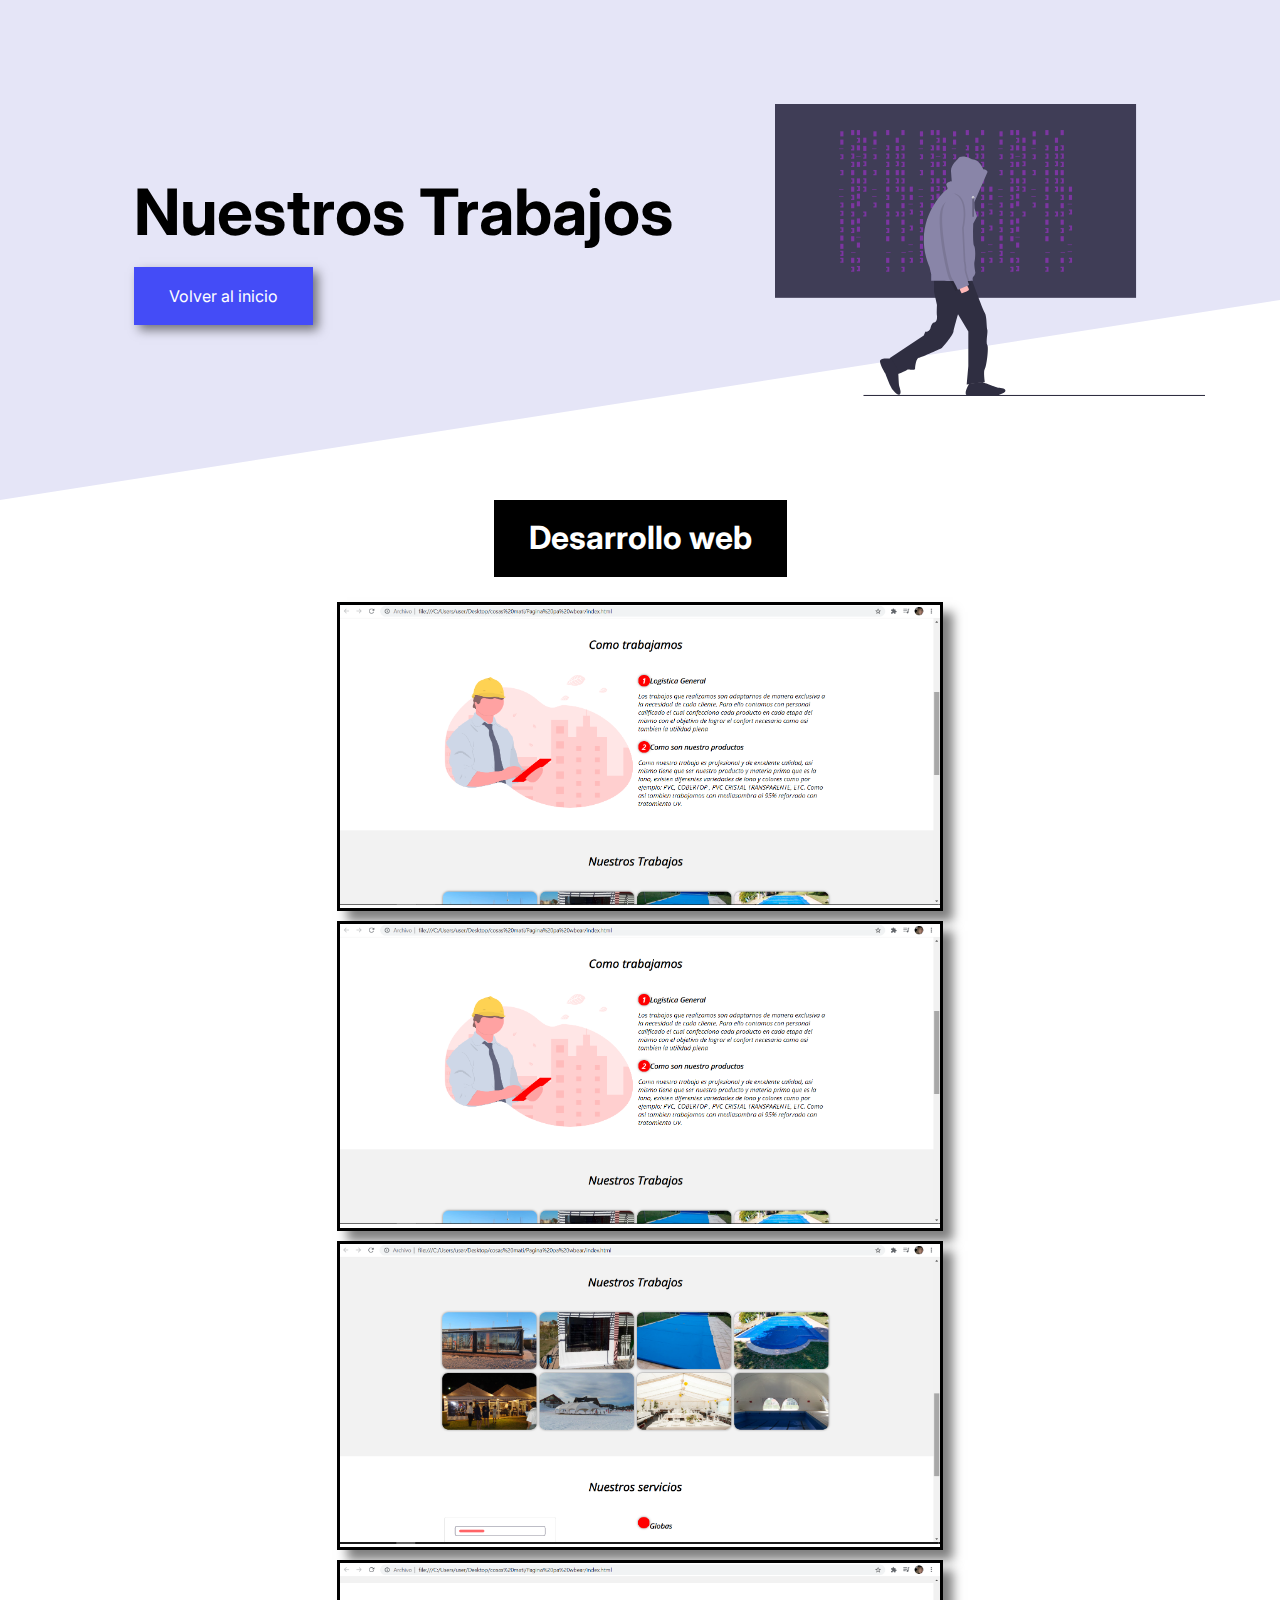
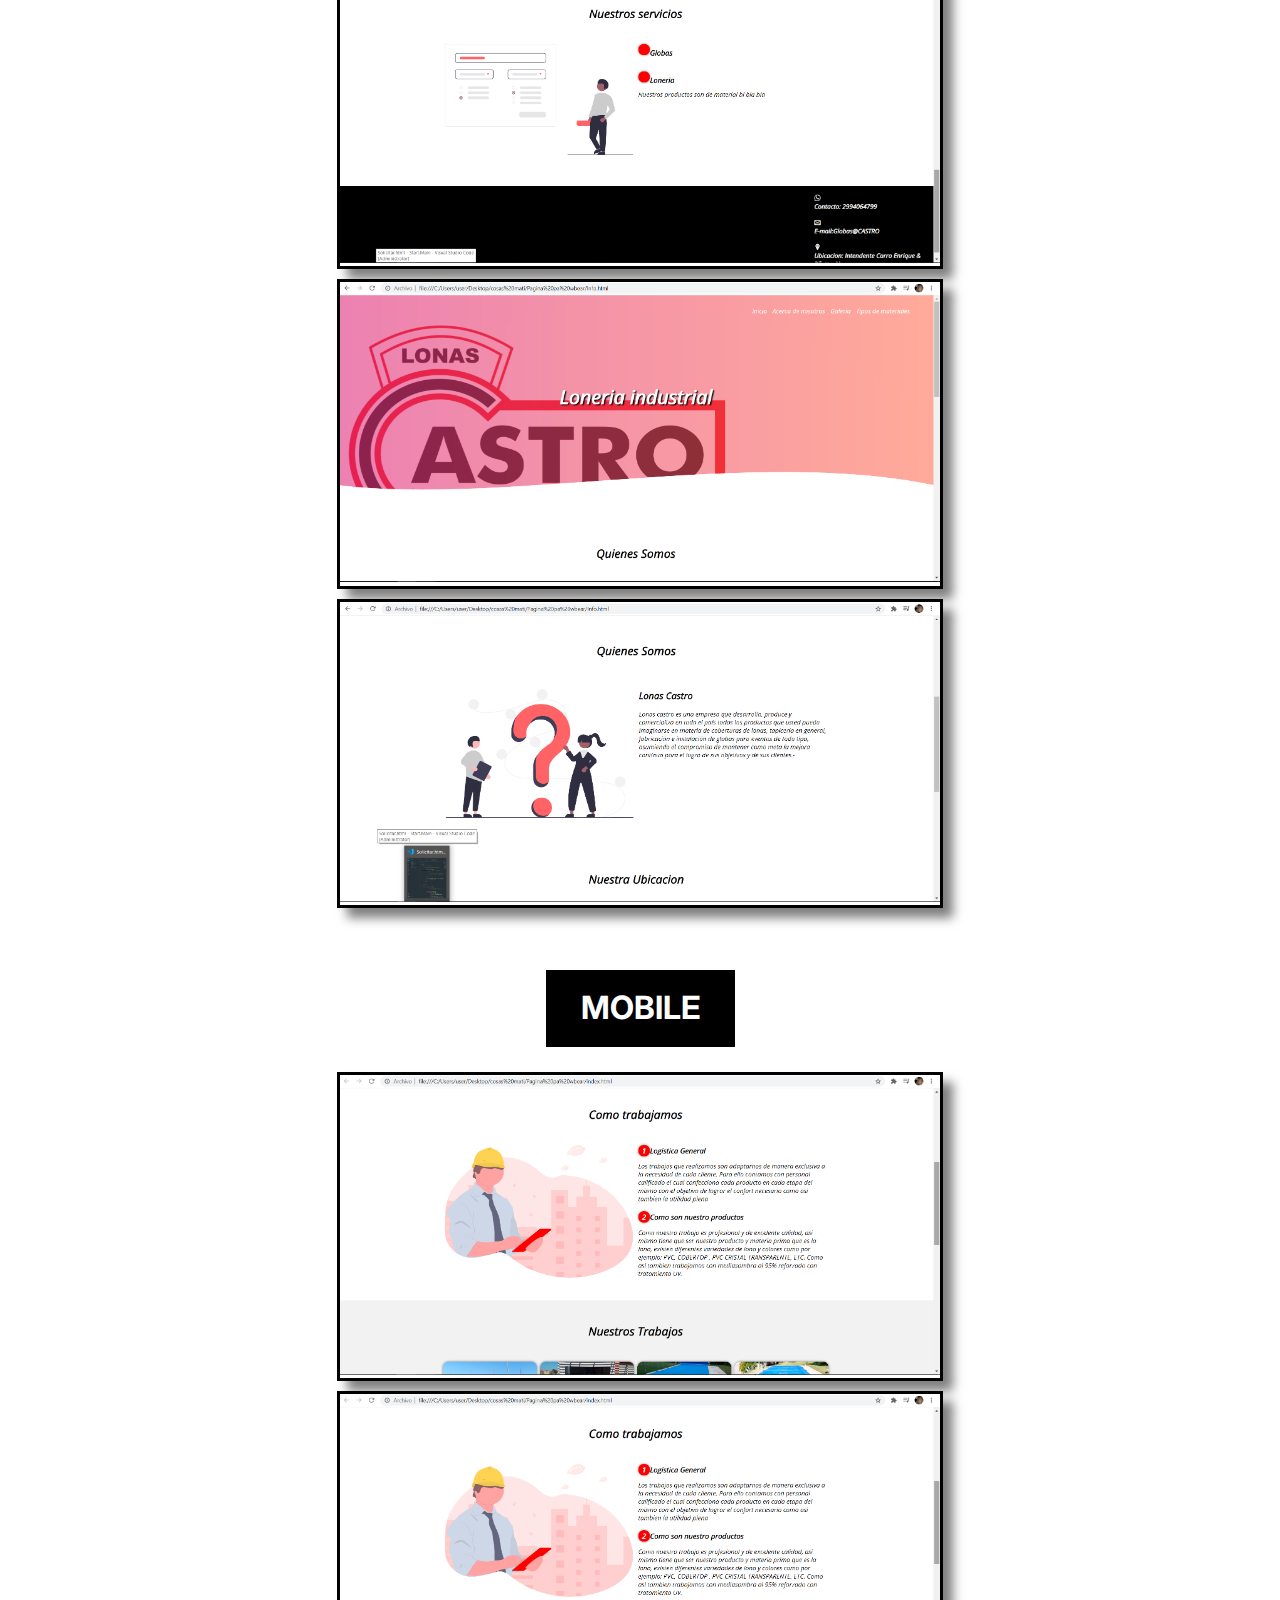
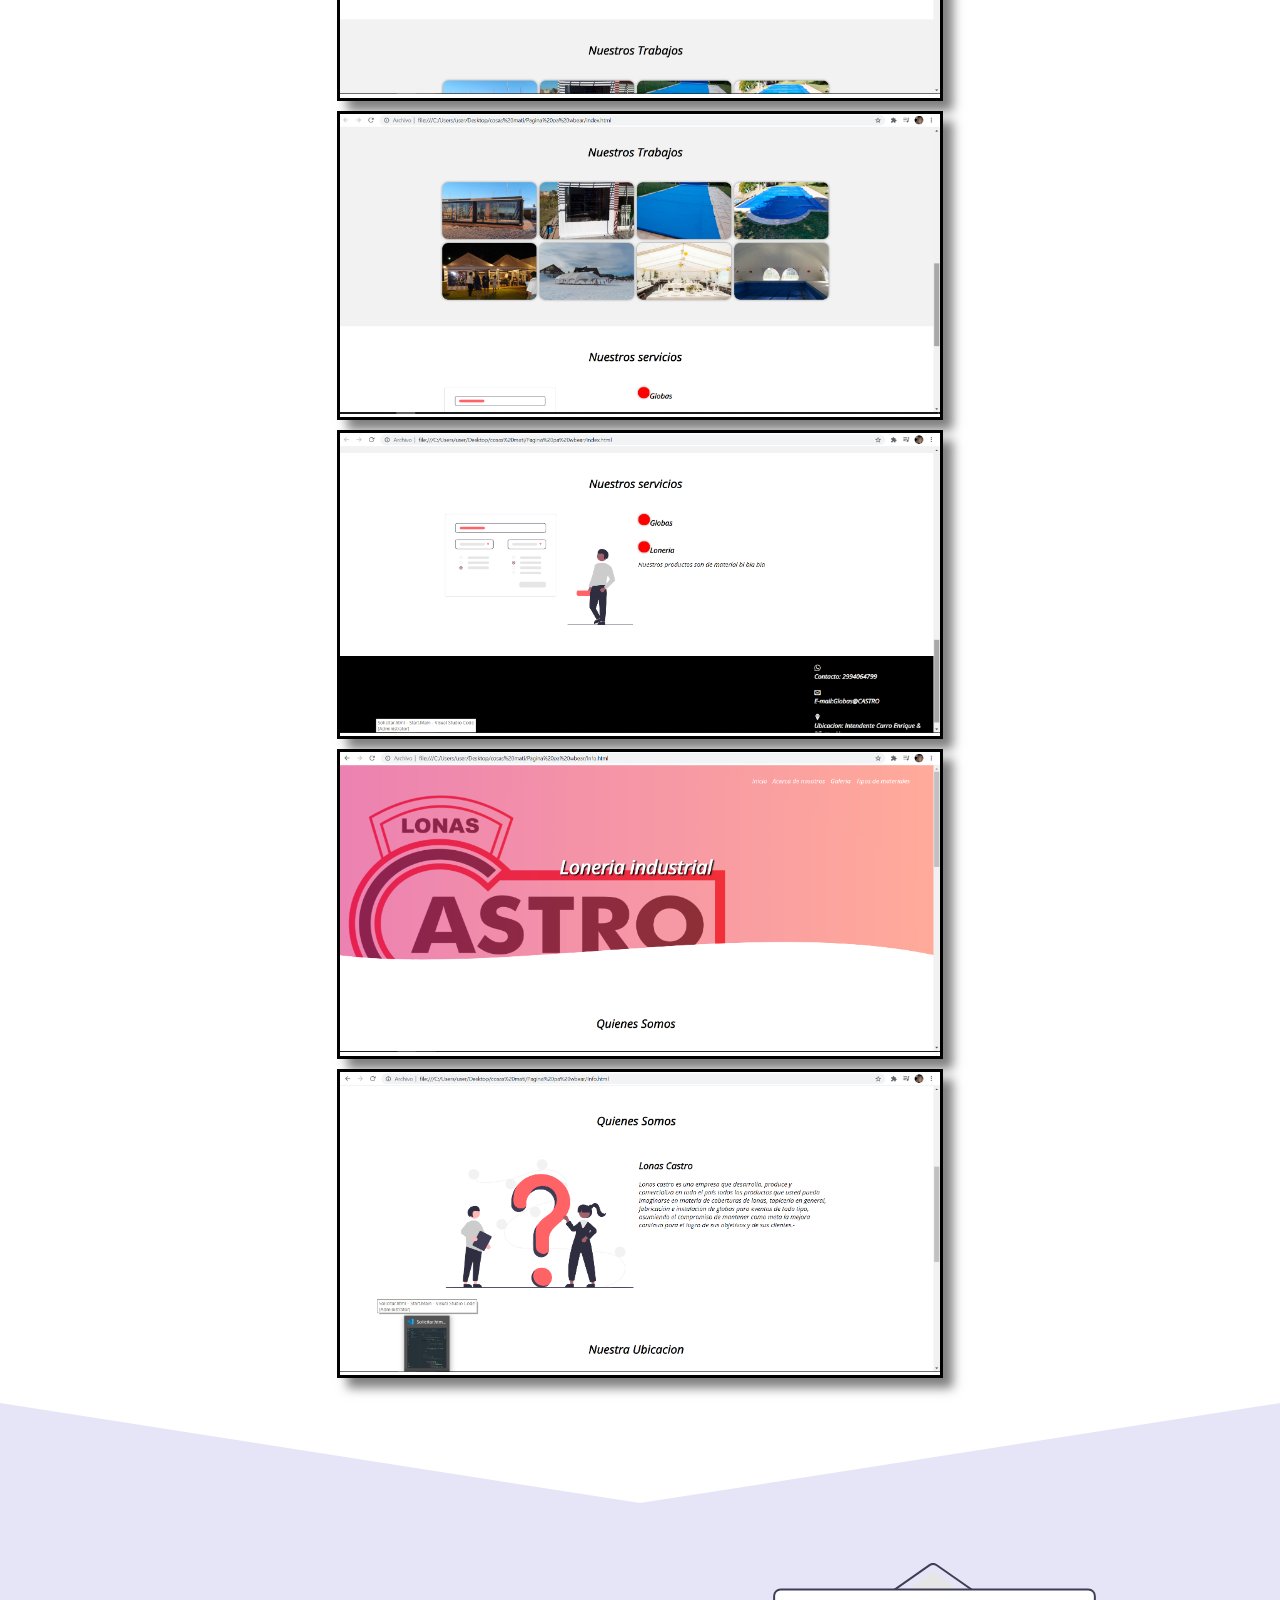
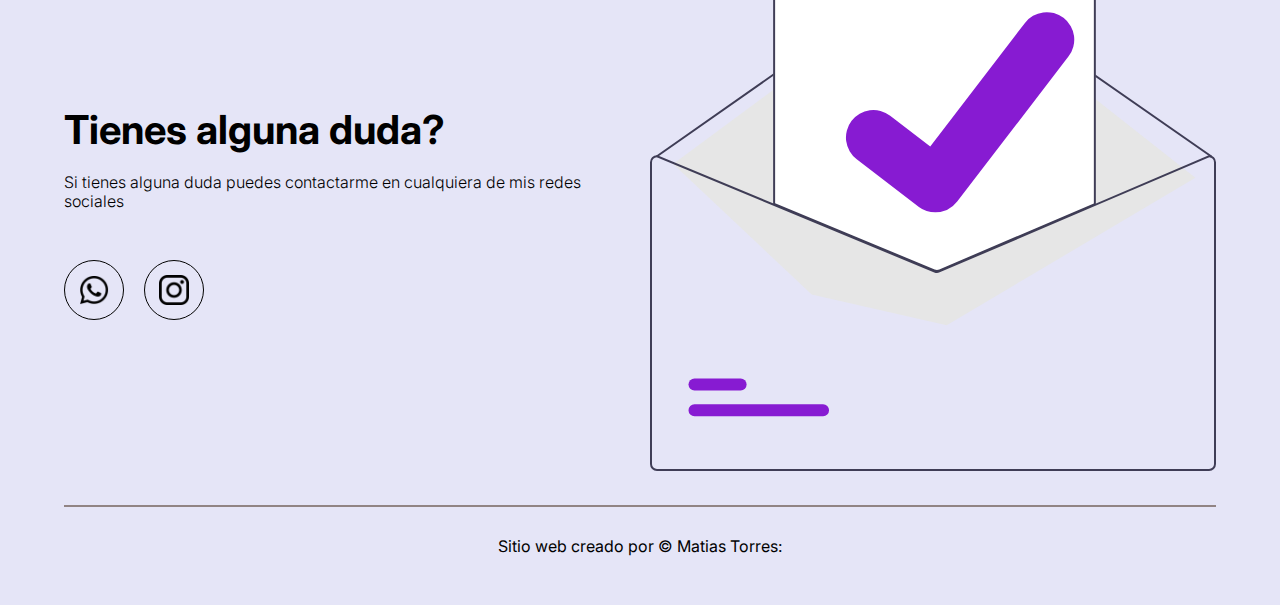
<file: Catalogos.html>
<!DOCTYPE html>
<html lang="en">
<head>
    <meta charset="UTF-8">
    <meta http-equiv="X-UA-Compatible" content="IE=edge">
    <meta name="viewport" content="width=device-width, initial-scale=1.0">
    
    <!-- Estilos -->
    <link rel="shortcut icon" href="img/START.MAIN (1).png" type="image/x-icon">
    <link rel="stylesheet" href="CSS/normalize.css">
    <link rel="stylesheet" type="text/css"" href="CSS/Estilos.css">
    
   
    
    <title>Start.Main</title>
    
</head>

<body>
    
    <header class="hero">
        
        <div class="hero_container container">

            <div class="hero_text">
                <h1 class="hero_title"> Nuestros Trabajos</h1>
                <br>

                
                   <a class="hero_cta2"href="Home.php">Volver al inicio</a>
                    
            
            </div>

            <img src="IMG/Hack.svg"  class="hero_img" width="300" height="300">


        </div>


    </header>
    



    <main class="main">
        <center>
            <h1 class="but"> Desarrollo web</h1>
        </center>


        <ul class="galeria" id="animado3">
            <li><a href=""><img src="IMG/HTML-IMG/Imagen1.png" ></a></li>
            <li><a href=""><img src="IMG/HTML-IMG/Imagen2.png" ></a></li>
            <li><a href=""><img src="IMG/HTML-IMG/Imagen3.png" ></a></li>
            <li><a href=""><img src="IMG/HTML-IMG/Imagen4.png" ></a></li>
            <li><a href=""><img src="IMG/HTML-IMG/Imagen5.png" ></a></li>
            <li><a href=""><img src="IMG/HTML-IMG/Imagen6.png" ></a></li>

           
        </ul>
        <br>
        <br>

        <center>
            <h1 class="but"> MOBILE </h1>
        </center>


        <ul class="galeria">
            <li><a href=""><img src="IMG/HTML-IMG/Imagen1.png" ></a></li>
            <li><a href=""><img src="IMG/HTML-IMG/Imagen2.png" ></a></li>
            <li><a href=""><img src="IMG/HTML-IMG/Imagen3.png" ></a></li>
            <li><a href=""><img src="IMG/HTML-IMG/Imagen4.png" ></a></li>
            <li><a href=""><img src="IMG/HTML-IMG/Imagen5.png" ></a></li>
            <li><a href=""><img src="IMG/HTML-IMG/Imagen6.png" ></a></li>

           
        </ul>





       
        

    </main>
 

    <footer class="footer">
        <div class="footer_container container">
            <div class="footer_contact">
                <div class="footer_text">
                    <h2 class="title"> Tienes alguna duda?</h2>
                    <p class="footer_copy"> Si tienes alguna duda puedes contactarme en cualquiera de mis redes sociales</p>

                    <div class="footer_social">
                        <a href="https://api.whatsapp.com/send?phone=542995304542" class="footer_link">

                            <img src="IMG/whatsapp.png" class="footer_icon" >
                        </a>
                        <br>
                        <a href="https://instagram.com/matitorres18?utm_medium=copy_link" class="footer_link">
                            
                            
                            <img src="IMG/Instagram.png" width="30" height="30" class="footer_icon">
                        </a>
                        
                    </div>
                </div>
                
                <figure class="footer_picture">
                    
                    <img src="IMG/Mail.svg" class="footer_img" height="200" width="200">
                </figure> 
             </div>
             
             <p class="footer_copyright">
                 Sitio web creado por &copy; Matias Torres:

             </p>

        </div>
    </footer>
    








</body>











</html>
</file>
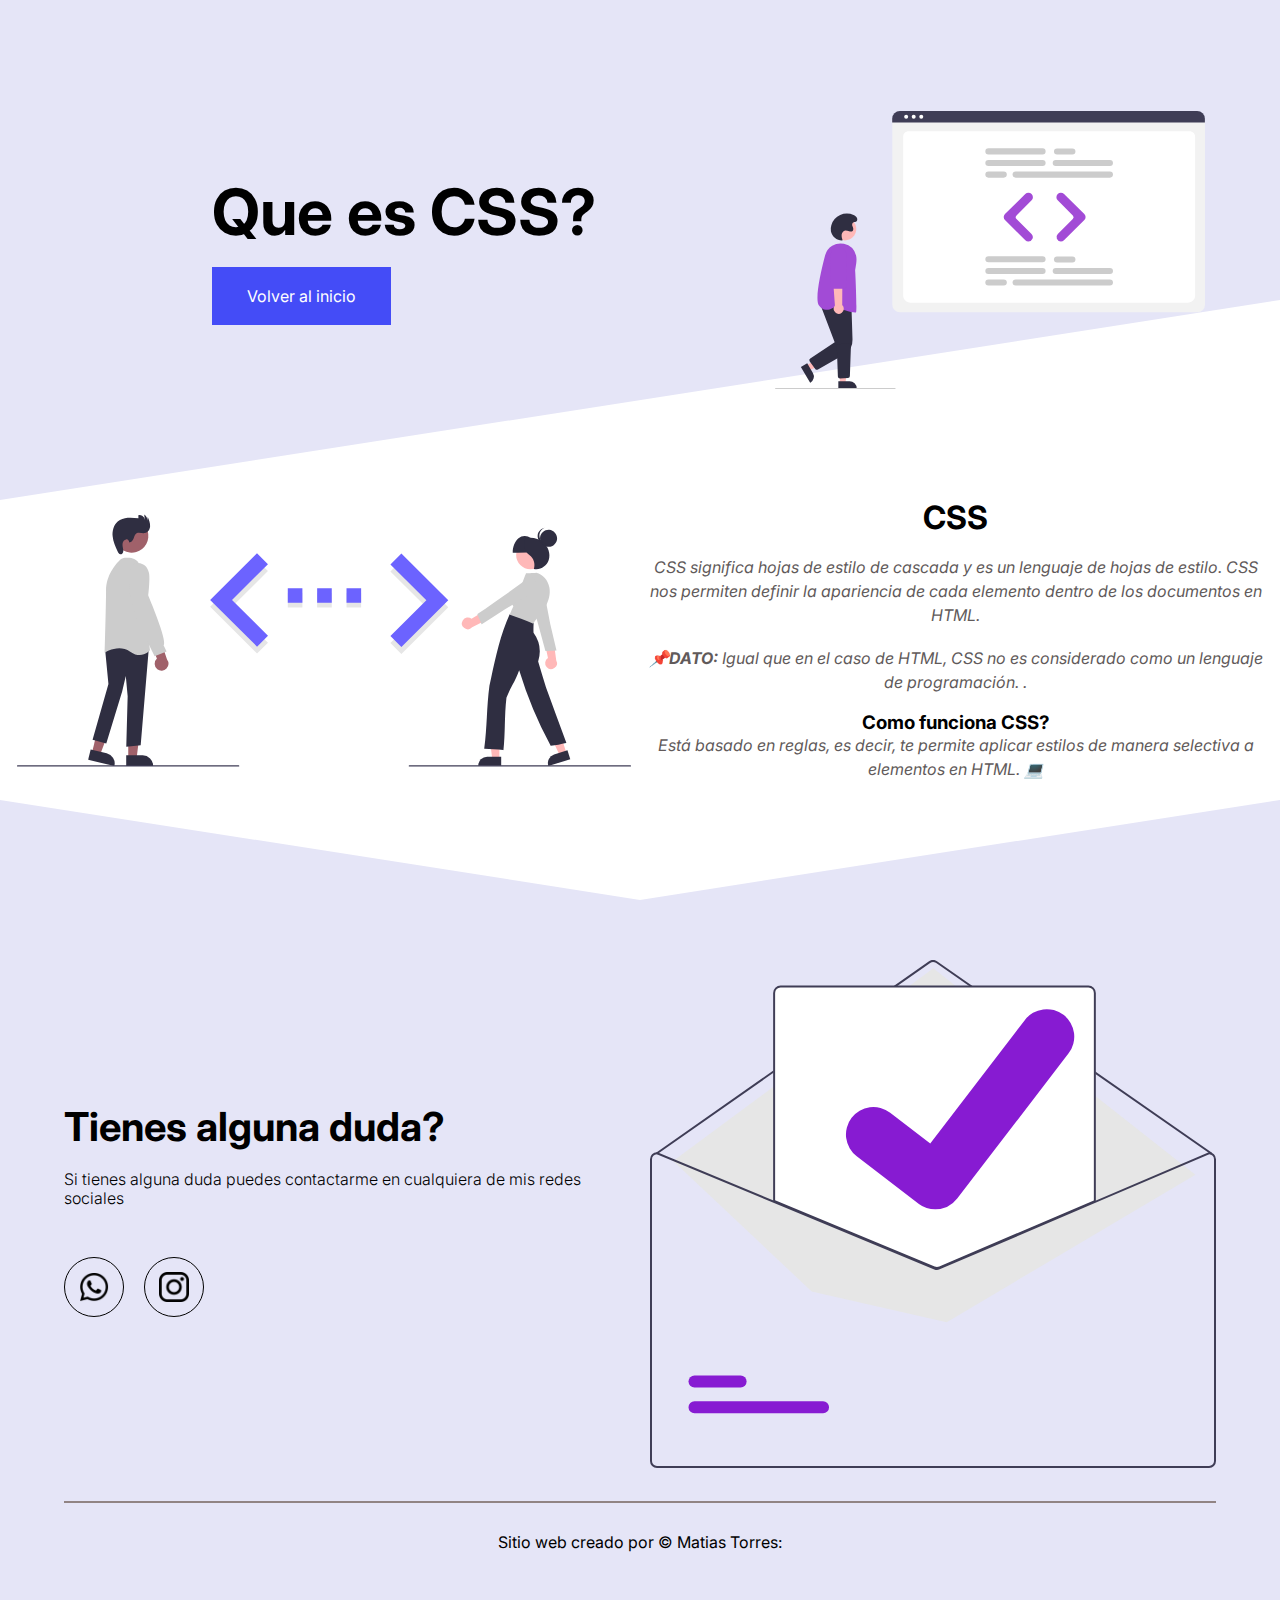
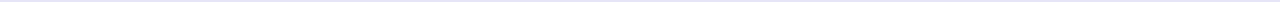
<file: CSS.html>
<!DOCTYPE html>
<html lang="en">
<head>
    <meta charset="UTF-8">
    <meta http-equiv="X-UA-Compatible" content="IE=edge">
    <meta name="viewport" content="width=device-width, initial-scale=1.0">
    
    <!-- Estilos -->
    <link rel="shortcut icon" href="img/START.MAIN (1).png" type="image/x-icon">
    <link rel="stylesheet" href="CSS/normalize.css">
    <link rel="stylesheet" type="text/css"" href="CSS/Estilos.css">
    
   
    
    <title>Start.Main</title>
    
</head>

<body>
    
    <header class="hero">
        
        <div class="hero_container container">

            <div class="hero_text">
                <h1 class="hero_title">Que es CSS?</h1>
                <br>

                
                   <a class="hero_cta"href="Home.php">Volver al inicio</a>
                    
            
            </div>

            <img src="IMG/HTMLI.svg"  class="hero_img" width="300" height="300">


        </div>


    </header>


     <main class="main">

        <div class="contenedor-sobre-nosotros">
            <img src="IMG/CSS.svg" alt="" class="imagen-question">
            <div class="contenido-textos">
                <h1 class="cssp">CSS</h1>
                <br>
                <p class="instructor_parrafo"> CSS significa hojas de estilo de cascada y es un lenguaje de hojas de estilo. CSS nos permiten definir la apariencia de cada elemento dentro de los documentos en HTML. </p>
                <br>
                <p class="instructor_parrafo"> <strong> 📌DATO:</strong>  Igual que en el caso de HTML, CSS no es considerado como un lenguaje de programación.
                    .</p> 
                    <br>

                <h3 class="cssp">Como funciona CSS?</h3>
                <p class="instructor_parrafo"> Está basado en reglas, es decir, te permite aplicar estilos de manera selectiva a elementos en HTML. 💻</p>
            </div>


        </div>
        
        <br>

     

     </main>
    



   
       
        

    </main>
 

    <footer class="footer">
        <div class="footer_container container">
            <div class="footer_contact">
                <div class="footer_text">
                    <h2 class="title"> Tienes alguna duda?</h2>
                    <p class="footer_copy"> Si tienes alguna duda puedes contactarme en cualquiera de mis redes sociales</p>

                    <div class="footer_social">
                        <a href="https://api.whatsapp.com/send?phone=542995304542" class="footer_link">

                            <img src="IMG/whatsapp.png" class="footer_icon" >
                        </a>
                        <br>
                        <a href="https://instagram.com/matitorres18?utm_medium=copy_link" class="footer_link">
                            
                            
                            <img src="IMG/Instagram.png" width="30" height="30" class="footer_icon">
                        </a>
                        
                    </div>
                </div>
                
                <figure class="footer_picture">
                    
                    <img src="IMG/Mail.svg" class="footer_img" height="200" width="200">
                </figure> 
             </div>
             
             <p class="footer_copyright">
                 Sitio web creado por &copy; Matias Torres:

             </p>

        </div>
    </footer>
    








</body>











</html>
</file>
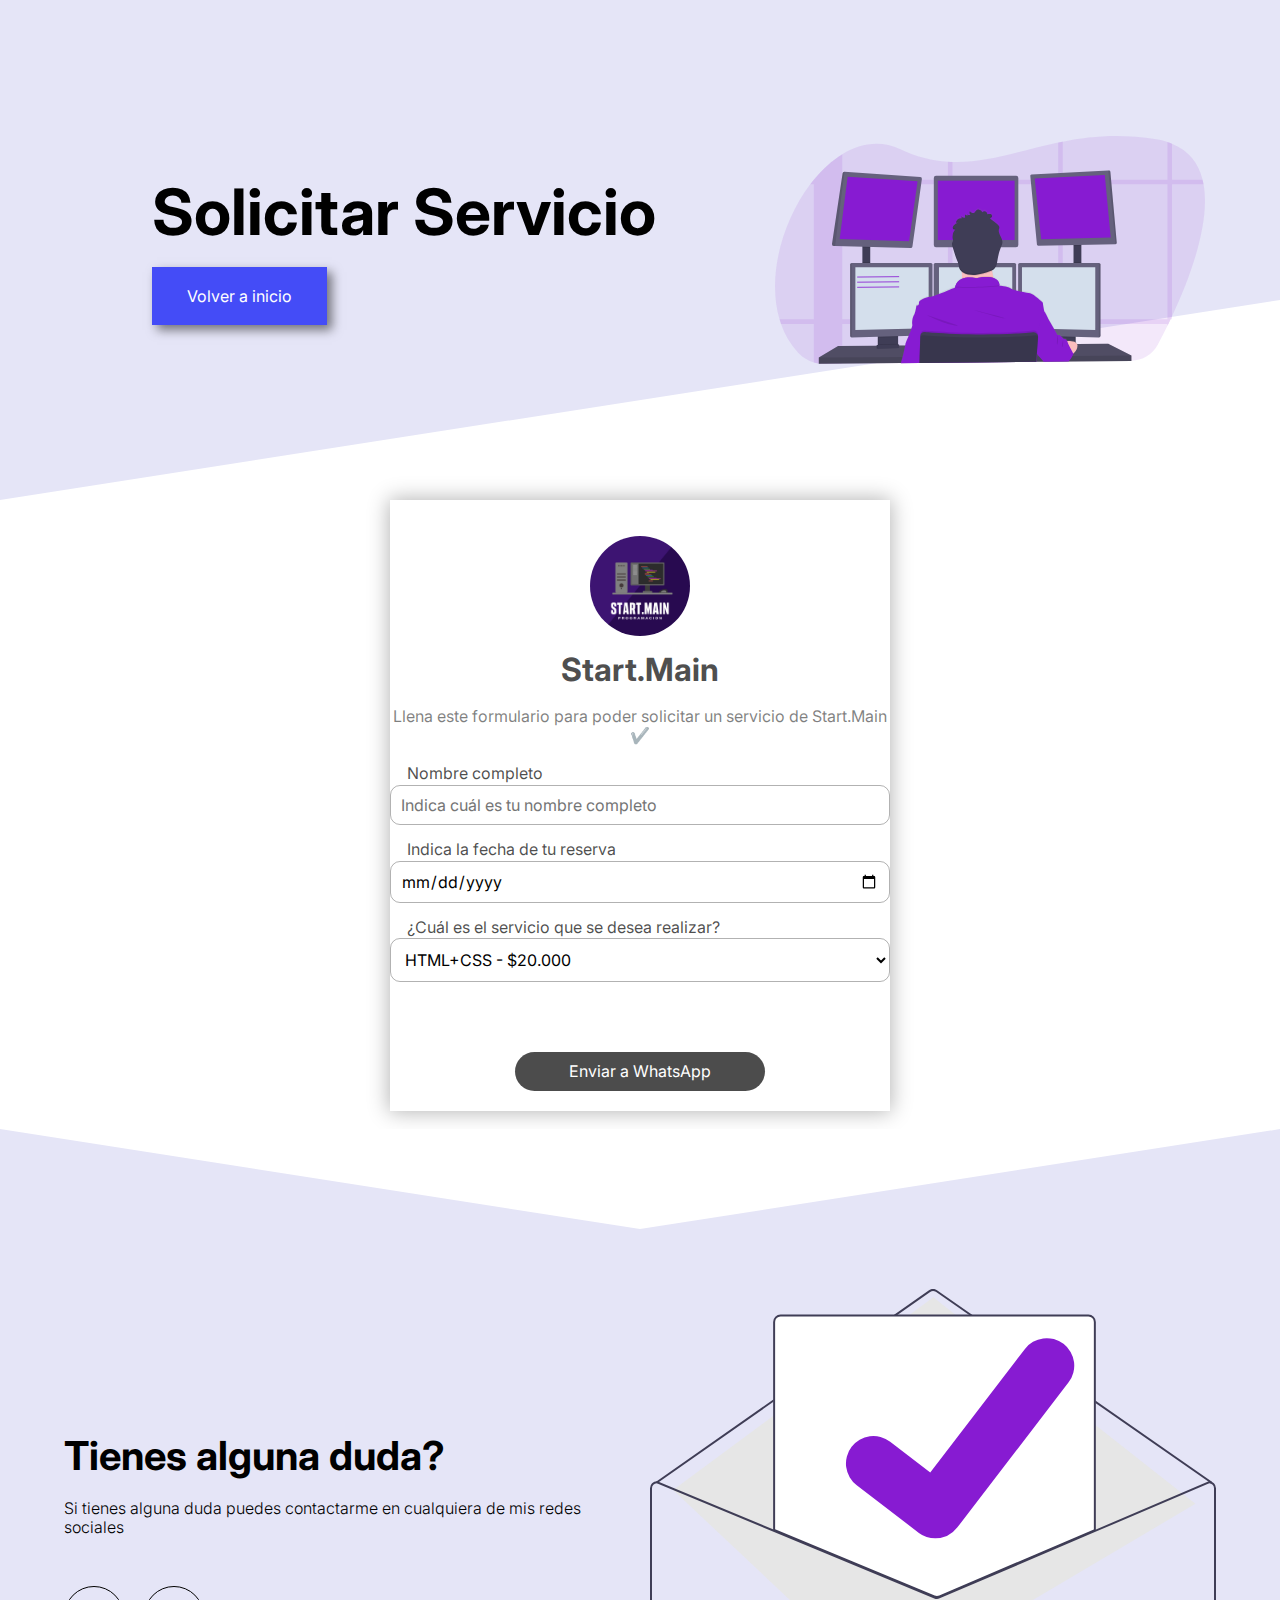
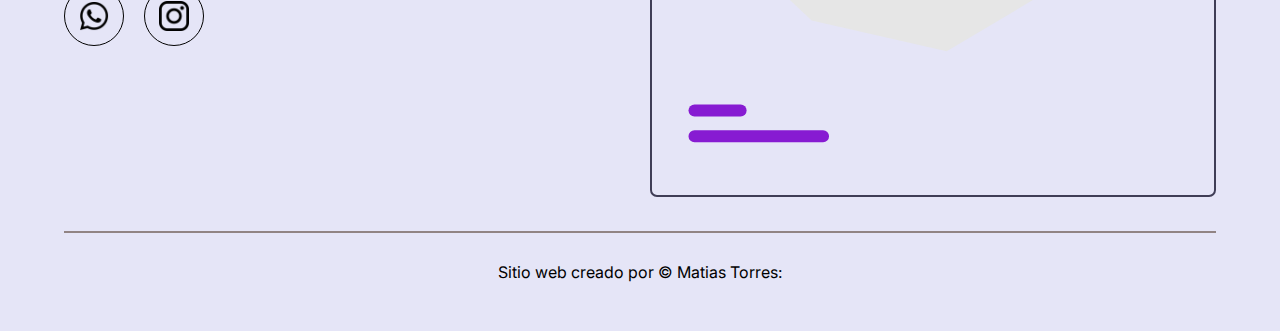
<file: Formulario.html>
<!DOCTYPE html>
<html lang="en">
<head>
    <meta charset="UTF-8">
    <meta http-equiv="X-UA-Compatible" content="IE=edge">
    <meta name="viewport" content="width=device-width, initial-scale=1.0">
    
    <!-- Estilos -->
    <link rel="shortcut icon" href="img/START.MAIN (1).png" type="image/x-icon">
    <link rel="stylesheet" href="CSS/normalize.css">
    <link rel="stylesheet" type="text/css"" href="CSS/Form.CSS">
    <link rel="stylesheet" type="text/css"" href="CSS/Estilos.css">
    
   
    
    <title>Start.Main</title>
    
</head>
<body>
  <header class="hero">
        
    <div class="hero_container container" >

        <div class="hero_text" >
          
            
            <h1 class="hero_title">  Solicitar Servicio</h1>
          <br>
            
            

            <a href="Home.php" class="hero_cta2">Volver a inicio</a>

        </div>

        <img src="IMG/Programing.svg"  class="hero_img">


    </div>


</header>
  


<main class="main">
  <form action="" class="formulario">
    <img src="IMG/START.MAIN (1).png" class="imgLogo" />

    <h1 class="formulario__titulo">Start.Main</h1>
    <br>
  
    <p class="formulario__parrafo">
     Llena este formulario para poder solicitar un servicio de Start.Main ✔️
    </p>
    <br>

    <label for="cliente" class="formulario__label">Nombre completo</label>
    <input
      id="cliente"
      type="text"
      class="formulario__input"
      placeholder="Indica cuál es tu nombre completo"
    />

    <label for="fecha" class="formulario__label"
      >Indica la fecha de tu reserva</label
    >
    <input
      id="fecha"
      type="date"
      class="formulario__input"
      pattern="[0-9]{4}-[0-9]{2}-[0-9]{2}"
    />

    

    

    <label for="servicio" class="formulario__label"
      >¿Cuál es el servicio que se desea realizar?</label
    >
    <select id="servicio" name="listaservicios" class="formulario__input">
      <option>HTML+CSS - $20.000</option>
      <option>HTML(BASICO) - $5.000</option>
      <option>Aplicacion MOBILE - $25.000</option>
      <option>Servicio tecnico (Reparacion) - $5.000</option>
      <option>Servicio tecnico (Optimizacion)- $3.000</option>
      <option>Servicio tecnico (Armado/Limpieza)- $4.5000</option>
      
    </select>

    <div id="respuesta"></div>

    <button id="submit" class="formulario__submit">Enviar a WhatsApp</button>
  </form>
  <br>

 

</main>


<footer class="footer">
  <div class="footer_container container">
      <div class="footer_contact">
          <div class="footer_text">
              <h2 class="title"> Tienes alguna duda?</h2>
              <p class="footer_copy"> Si tienes alguna duda puedes contactarme en cualquiera de mis redes sociales</p>

              <div class="footer_social">
                  <a href="https://api.whatsapp.com/send?phone=542995304542" class="footer_link">

                      <img src="IMG/whatsapp.png" class="footer_icon" >
                  </a>
                  <br>
                  <a href="https://instagram.com/matitorres18?utm_medium=copy_link" class="footer_link">
                      
                      
                      <img src="IMG/Instagram.png" width="30" height="30" class="footer_icon">
                  </a>
                  
              </div>
          </div>
          
          <figure class="footer_picture">
              
              <img src="IMG/Mail.svg" class="footer_img" height="200" width="200">
          </figure> 
       </div>
       
       <p class="footer_copyright">
           Sitio web creado por &copy; Matias Torres:

       </p>

  </div>
</footer>







<script src="JS/Form.js"></script>

</body>





</html>
</file>
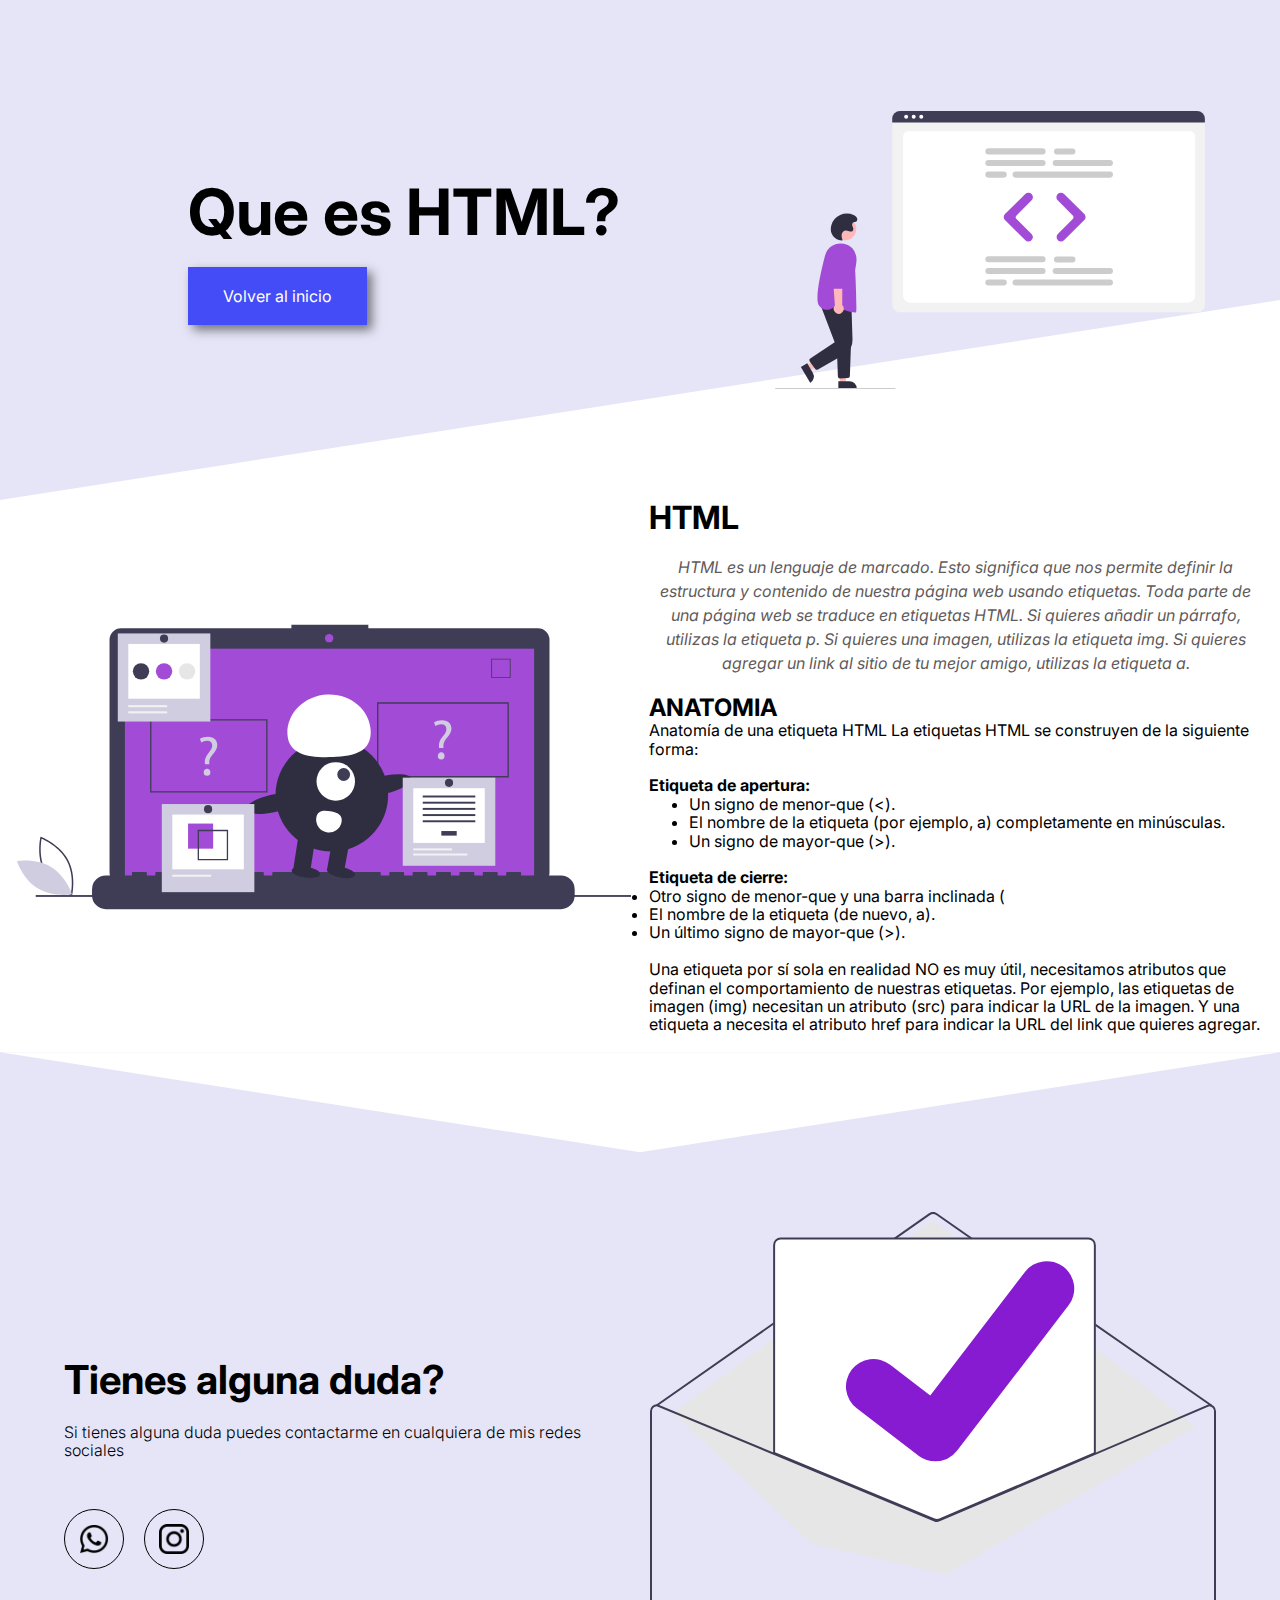
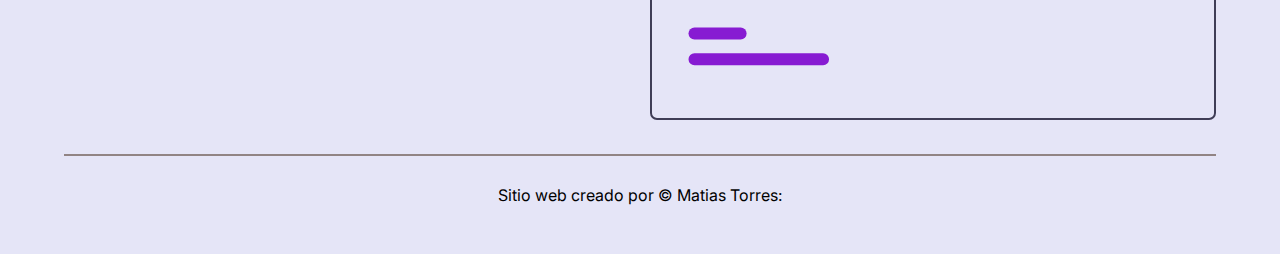
<file: HTML.html>
<!DOCTYPE html>
<html lang="en">
<head>
    <meta charset="UTF-8">
    <meta http-equiv="X-UA-Compatible" content="IE=edge">
    <meta name="viewport" content="width=device-width, initial-scale=1.0">
    
    <!-- Estilos -->
    <link rel="shortcut icon" href="img/START.MAIN (1).png" type="image/x-icon">
    <link rel="stylesheet" href="CSS/normalize.css">
    <link rel="stylesheet" type="text/css"" href="CSS/Estilos.css">
    
   
    
    <title>Start.Main</title>
    
</head>

<body>
    
    <header class="hero">
        
        <div class="hero_container container">

            <div class="hero_text">
                <h1 class="hero_title">Que es HTML?</h1>
                <br>

                
                   <a class="hero_cta2"href="Home.php">Volver al inicio</a>
                    
            
            </div>

            <img src="IMG/HTMLI.svg"  class="hero_img" width="300" height="300">


        </div>


    </header>


     <main class="main">

        <div class="contenedor-sobre-nosotros">
            <img src="IMG/question.svg" alt="" class="imagen-question">
            <div class="contenido-textos">
                <h1>HTML</h1>
                <br>
                <p class="instructor_parrafo">HTML es un lenguaje de marcado. Esto significa que nos permite definir la estructura y contenido de nuestra página web usando etiquetas. Toda parte de una página web se traduce en etiquetas HTML. Si quieres añadir un párrafo, utilizas la etiqueta p. Si quieres una imagen, utilizas la etiqueta img. Si quieres agregar un link al sitio de tu mejor amigo, utilizas la etiqueta a.</p>
                <br>

                <h2>ANATOMIA</h2>
                <P >Anatomía de una etiqueta HTML
                    La etiquetas HTML se construyen de la siguiente forma:</P>
                    <br>
                    
                    <h4>
                        Etiqueta de apertura:
                    </h4>
                    <ul>
                        <li >Un signo de menor-que (<).</li>
                        <li>El nombre de la etiqueta (por ejemplo, a) completamente en minúsculas.</li>
                        <li> Un signo de mayor-que (>).</li>
                    </ul>
                    <br>
                  
                    
                   <h4> Etiqueta de cierre:</h4>
                   <li>Otro signo de menor-que y una barra inclinada (</).</li>
                   <li> El nombre de la etiqueta (de nuevo, a).</li>
                   <li>Un último signo de mayor-que (>).</li>
                   <br>
                   
                   <p > Una etiqueta por sí sola en realidad NO es muy útil, necesitamos atributos que definan el comportamiento de nuestras etiquetas. Por ejemplo, las etiquetas de imagen (img) necesitan un atributo (src) para indicar la URL de la imagen. Y una etiqueta a necesita el atributo href para indicar la URL del link que quieres agregar.</p>
            </div>


        </div>
        
        <br>



     </main>
    



   
       
        

    </main>
 

    <footer class="footer">
        <div class="footer_container container">
            <div class="footer_contact">
                <div class="footer_text">
                    <h2 class="title"> Tienes alguna duda?</h2>
                    <p class="footer_copy"> Si tienes alguna duda puedes contactarme en cualquiera de mis redes sociales</p>

                    <div class="footer_social">
                        <a href="https://api.whatsapp.com/send?phone=542995304542" class="footer_link">

                            <img src="IMG/whatsapp.png" class="footer_icon" >
                        </a>
                        <br>
                        <a href="https://instagram.com/matitorres18?utm_medium=copy_link" class="footer_link">
                            
                            
                            <img src="IMG/Instagram.png" width="30" height="30" class="footer_icon">
                        </a>
                        
                    </div>
                </div>
                
                <figure class="footer_picture">
                    
                    <img src="IMG/Mail.svg" class="footer_img" height="200" width="200">
                </figure> 
             </div>
             
             <p class="footer_copyright">
                 Sitio web creado por &copy; Matias Torres:

             </p>

        </div>
    </footer>
    








</body>











</html>
</file>
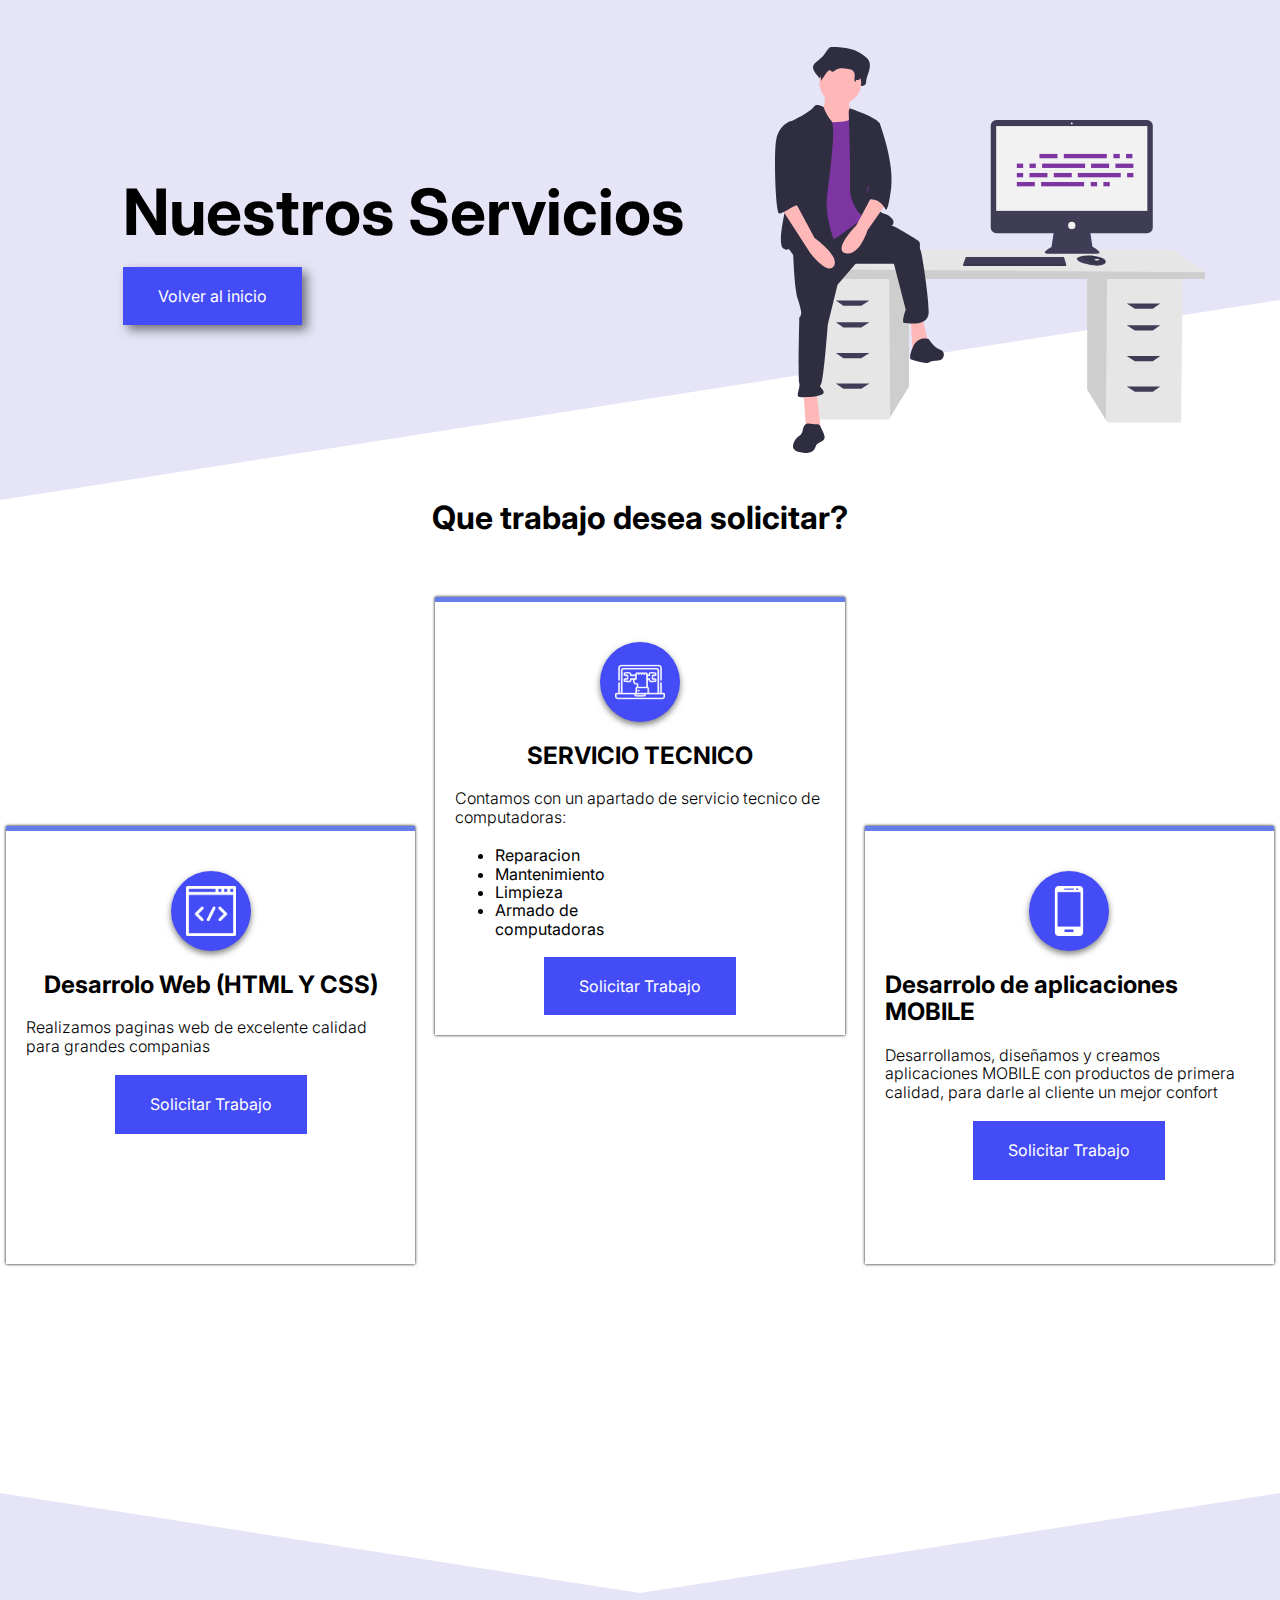
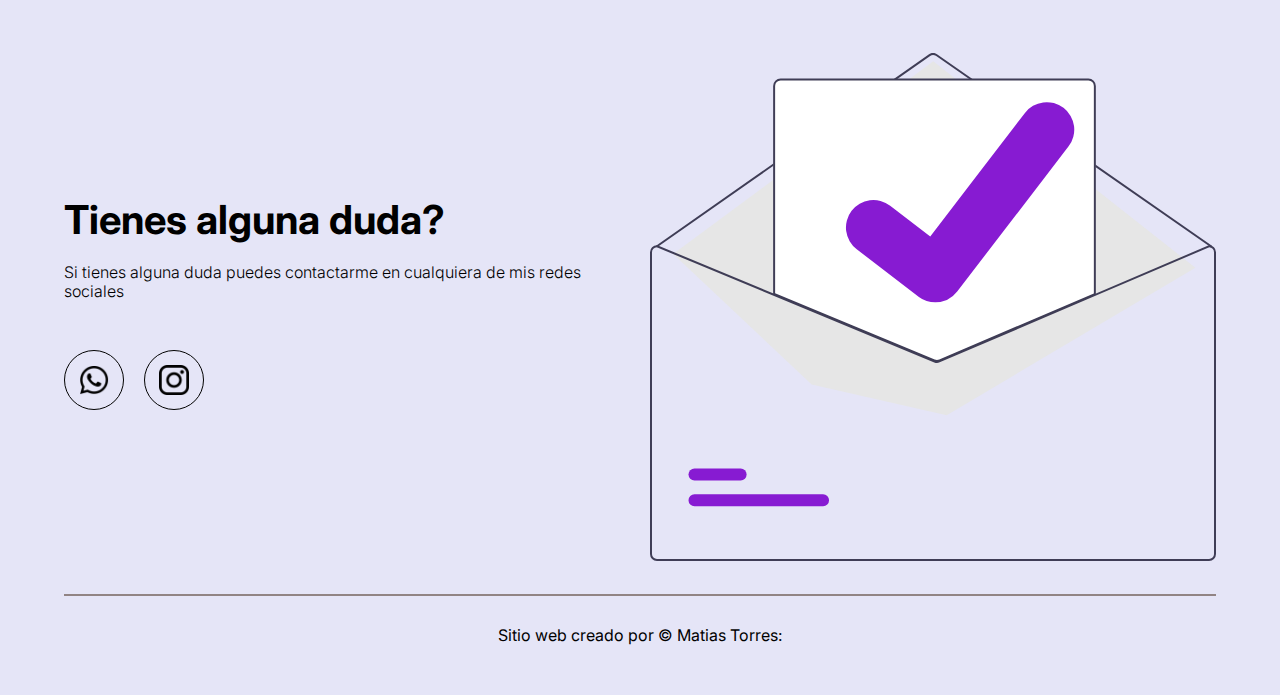
<file: Solicitar.html>
<!DOCTYPE html>
<html lang="en">
<head>
    <meta charset="UTF-8">
    <meta http-equiv="X-UA-Compatible" content="IE=edge">
    <meta name="viewport" content="width=device-width, initial-scale=1.0">
    
    <!-- Estilos -->
    <link rel="shortcut icon" href="img/START.MAIN (1).png" type="image/x-icon">
    <link rel="stylesheet" href="CSS/normalize.css">
    <link rel="stylesheet" type="text/css"" href="CSS/Estilos.css">
    
   
    
    <title>Start.Main</title>
    
</head>

<body>
    <header class="hero">
        
        <div class="hero_container container">

            <div class="hero_text">
                <h1 class="hero_title"> Nuestros Servicios</h1>
                <br>

                
                   <a class="hero_cta2"href="Home.php">Volver al inicio</a>
                    
            
            </div>

            <img src="IMG/TRABAJOS.svg"  class="hero_img" width="300" height="300">


        </div>


    </header>

    <main>
        <section class="card2">
            
                <h1 class="title2">Que trabajo desea solicitar?</h1>
            

            <div class="card_container">
                <div class="card_item">
                    <figure class="card_img">
                        <img src="IMG/smartphone (2).png" class="card_picture">                            
                    </figure>
                    <h3 class="card_title">
                        Desarrolo de aplicaciones MOBILE

                    </h3>
                    <p class="card_parrafo">
                       Desarrollamos, diseñamos y creamos aplicaciones MOBILE con productos de primera calidad, para darle al cliente un mejor confort
                    </p>
                    <a href="Formulario.html" class="hero_cta">Solicitar Trabajo</a>
                </div>
                <br>
                <div class="card_item">
                    <figure class="card_img">
                        <img src="IMG/html (1).png" class="card_picture">                            
                    </figure>
                    <h3 class="card_title">
                        Desarrolo Web (HTML Y CSS)

                    </h3>
                    <p class="card_parrafo">
                        Realizamos paginas web de excelente calidad para grandes companias
                    </p>
                    <a href="Formulario.html" class="hero_cta">Solicitar Trabajo</a>
                </div>
                <br>
                <div class="card_item">
                    <figure class="card_img">
                        <img src="IMG/repair (1).png" class="card_picture">                            
                    </figure>
                    <h3 class="card_title">
                        SERVICIO TECNICO

                    </h3>
                    <p class="card_parrafo">
                        Contamos con un apartado de servicio tecnico de computadoras:
                        <ul class="listaR">
                            <li>Reparacion</li>
                            <li>Mantenimiento</li>
                            <li>Limpieza</li>
                            <li>Armado de computadoras</li>
                        </ul>
                    </p>
                    <br>
                    <a href="Formulario.html" class="hero_cta">Solicitar Trabajo</a>
                </div>
            </div>




            










        </section>
        












    </main>
    


    </main>

    <footer class="footer">
        <div class="footer_container container">
            <div class="footer_contact">
                <div class="footer_text">
                    <h2 class="title"> Tienes alguna duda?</h2>
                    <p class="footer_copy"> Si tienes alguna duda puedes contactarme en cualquiera de mis redes sociales</p>

                    <div class="footer_social">
                        <a href="https://api.whatsapp.com/send?phone=542995304542" class="footer_link">

                            <img src="IMG/whatsapp.png" class="footer_icon" >
                        </a>
                        <br>
                        <a href="https://instagram.com/matitorres18?utm_medium=copy_link" class="footer_link">
                            
                            
                            <img src="IMG/Instagram.png" width="30" height="30" class="footer_icon">
                        </a>
                        
                    </div>
                </div>
                
                <figure class="footer_picture">
                    
                    <img src="IMG/Mail.svg" class="footer_img" height="200" width="200">
                </figure> 
             </div>
             
             <p class="footer_copyright">
                 Sitio web creado por &copy; Matias Torres:

             </p>

        </div>
    </footer>
    








</body>











</html>
</file>
<file: CSS/Estilos.css>
@import url('https://fonts.googleapis.com/css2?family=Inter:wght@200;400;700&display=swap');


:root{
    --color-primary: #444CF7;
    --color-title: #000;
    --align-title: left;
    --padding-container: 100px 0;
    --width-container: 90%;
    --max-width-container: 1200px
    --color-btn: #444CF7;
    --text-btn:#fff;
    --padding-btn: 20px 35px;
    --height-shape:18em;

}



body{
    font-family: 'Inter', sans-serif;
    background-color: #000000;
opacity: 1;
background-image:  radial-gradient(#7b19a9 0.65px, transparent 0.65px), radial-gradient(#7b19a9 0.65px, #e5e5f7 0.65px);
background-size: 26px 26px;
background-position: 0 0,13px 13px;
}

.container{
    width: var(--width-container);
    max-width: var(--max-width-container);
    padding: var(--padding-container);
    margin: 0 auto;
    overflow: hidden;
}

.card_picture{
    width: 50px;
}


/* MAIN */
.main{
    background:#fff ;
    


}



.title2{
    text-align: center;
    
    
}
.title{
    font-size: 2.5rem;
    text-align: var(--align-title);
    color: var(--color-title);

}

.title--border::after{
    content: "";
    display: block;
    width: 100px;
    margin-top: 20px;
    height: 4px;
    background: var(--color-primary);



}


.cta2{
    display: inline-block;
    background-color:white ;
    color: rgb(0, 0, 0);
    padding: var(--padding-btn);
    text-align: center;
    text-decoration: none;
    box-shadow: -10px 10px 10px rgba(0, 0,0, .5) ;
}




.cta{
    display: inline-block;
    background-color: var(--color-primary) ;
    color: var(--text-btn);
    padding: var(--padding-btn);
    text-align: center;
    text-decoration: none;
}





/* INSTRUCTOR*/

.instructor{
    text-align: center;
    border-bottom: 2px solid #ccc;
    --pading-container: 30px 0 60px;

}

.instructor_container{
    width: 70%;
    margin: 0 auto;
}

.instructor_name{
    margin: 20px 0;
}

.cssp{
    text-align: center;
}
.instructor_tag{
    font-weight: 700;
    color: var(--color-primary);
    margin-bottom: 20px;

}

.instructor_parrafo{
    text-align:center;
    line-height: 1.5;
    font-style: italic;
    color: #615a5a;


}



.instructor_img{
    
    height: 150px;
    width: 150px;
    box-shadow: 0px 5px 5px rgba(0, 0, 0, .5);
    border-radius: 50%;
    object-fit: cover;
    object-position: top ;


}

/*MODAL*/






.imagen{
    width: 100%;
    height: 100%;
    display: flex;
    justify-content: center;
    align-items: center;

}

.imagen a{
    color: rgb(0, 0, 0);
    font-size: 40px;
    text-decoration: none;
    margin: 0 10px;

}
.imagen a:nth-child(2){
    margin:0;
    height: 100%;
}

.imagen img{
    width: 800px;
    max-width: 100%;
    border: 7px solid;
    box-sizing: border-box;
      

}


.but{
    display: inline-block;
    background: #000000  ;
    color: rgb(255, 255, 255);
    padding: var(--padding-btn);
    text-align: center;
    text-decoration: none;
}

.contenido-textos{
    width: 48%;
}
.contenedor-sobre-nosotros{
    display: flex;
justify-content: space-evenly;
}

/*IMAGENES*/






.imagen-question{
    width: 48%;
}

.galeria{
    width: 90%;
    height: 90%;
    margin: auto;
    list-style: none;
    padding: 20px ;
    box-sizing: border-box;
    display: flex;
    flex-wrap: wrap;
    justify-content: space-around;
    


}

.galeria li{
    margin: 5px;
    box-shadow: 10px 10px 10px rgba(0, 0, 0, .5);
    border: solid #000;

}




.galeria img{
    width: 600px;
    height: 300px;
}



.img{
    max-width: 100%;
}




/* HEADER*/

.hero{
    height: 50vh;
    min-height: 500px;
    position: relative;
    --padding-container:0;
}

.hero::after{
    content: "";
    display:block;
    position: absolute;
    height: 200px;
    width: 100%;
    bottom: 0;
    left: 0;
    background: rgb(255, 255, 255);
    z-index: -1;
    clip-path: polygon(0 100%, 100% 100% , 100% 0);
}


.hero_container{
    display:grid;
    height: 100%;
    grid-template-columns: 3fr 2fr;
    place-items: center;
    gap:20px;
}

.hero_img{
    width: 95%;
    height: auto;


}

.hero_title{
    font-size: 4rem;

}
.hero_title2{
    font-size: 4rem;
    font-family:'Audiowide', cursive;
    
}

.hero_parrafo{
    font-size: 1.2rem;
    margin: 25px 0;
    margin-left: 0%;
    margin-right: 50%;

}

.buton_cta{
    
    display: inline-block;
    background: #444CF7;
    color: rgb(255, 255, 255);
    padding: var(--padding-btn);
    text-align: center;
    text-decoration: none;
    box-shadow: 5px 5px 10px rgba(0, 0, 0, .5);

}

.hero_cta2{
    display: inline-block;
    background: #444CF7;
    color: rgb(255, 255, 255);
    padding: var(--padding-btn);
    text-align: center;
    text-decoration: none;
    box-shadow: 5px 5px 10px rgba(0, 0, 0, .5);
}



.hero_cta{
    display: inline-block;
    background: #444CF7  ;
    color: rgb(255, 255, 255);
    padding: var(--padding-btn);
    text-align: center;
    text-decoration: none;
   
}








/*ABOUT*/

.about{
    display: grid;
    grid-template-columns: 5fr 4fr;
    place-items: center;

}

.about_work{
    width: 90%;
}

@keyframes moverABOUT {
    0%{ 
        transform: translate(-100%);
     }
    
}









.about_parrafo{
    margin: 20px 0;
    line-height: 1.5;
    font-weight: 300;
}



.about_picture{
    text-align: center;
}

.about_img{
    width: 95%;
}
@keyframes moverIMG {
    0%{ 
        transform: translate(100%);
     }
    
}

/*CARD*/

.card2{
    background:rgb(255, 255, 255);
    
}



.card{
    background: #f2f2f2;
}

.card_copy{
    margin-top: 20px;

}


.card_container{
    width: 99%;
    margin: 0 auto;
    margin-top: 60px;
    display: grid;
    grid-template-columns:repeat(3,1fr);
    grid-template-rows: repeat(4,1fr);
    gap: 20px;
    grid-template-areas:
    ".      card1   .   "
    "card2  card1   card3"
    "card2     .   card3"
    ".         .   .   " ;


}

.card_item{
    padding: 20px;
    background: #ffff;
    border-top: 5px solid #667eea;
    box-shadow: 0 0 3px rgba(0, 0, 0, 5);
    display: flex;
    flex-direction: column;
    align-items: center;

}

.card_item:nth-last-of-type(1){
    grid-area: card1;

}
.card_item:nth-last-of-type(2){
    grid-area: card2;
    
}
.card_item:nth-last-of-type(3){
    grid-area: card3;
    
}




.card_img{
    background: var(--color-primary);
    margin-top: 20px;
    width: 80px;
    height: 80px;
    border-radius: 50%;
    display: flex;
    justify-content: center;
    align-items: center;
    box-shadow: 0px 3px 6px rgba(0, 0, 0, .5);
}

.card_title{
    margin: 20px 0;
    font-size: 1.5rem; 
    
}


.card_parrafo{
    font-weight: 300;
    margin-bottom: 20px;

}


/* COURSE*/

.course{
    --color-title:#fff;
    --color-btn:#fff;
    --text-btn:#444cf7;
    color: var(--color-title);
    display: grid;
    grid-template-columns: repeat(5,1fr) ;
    grid-template-rows: repeat(5,1fr);
  
    
}


.course_about{
    z-index: 100;
    align-self: center;
    width: 97%;
    margin: 0 auto;
    padding: 30px;
    box-shadow: 0 0 6px rgba(0, 0, 0, .5);
    background: var(--color-primary);
    grid-column: 1/4;
    grid-row: 2/-2;

}
.course_picture{
    height: 100%;
    
    margin: 0;
    grid-column: 3/-1;
    grid-row: 1/-1;

}

.course_img{
    width: 100%;
    height: 100%;
    object-fit: cover;
}

@keyframes mover4 {
    0%{ 
        transform: translate(-100%);
     }
    
}



@keyframes mover3 {
    0%{ 
        transform: translate(100%);
     }
    
}



@keyframes mover2 {
    0%{ 
        transform: translate(100%);
     }
    
}




@keyframes mover {
    0%{ 
        transform: translate(-100%);
     }
    
}


.course_picture--right{

    height: 100%;
    grid-column: 1/4
    

}

.course_about--left{
    height: 100%;
    grid-column: 3/-1;
}


/*FOOTER*/


.footer{
    position: relative;
    --padding-container: 160px 0 50px;

}

.footer::before{
    content:"";
    position: absolute;
    width: 100%;
    height: 100px;
    background: #fff;
    top:0;
    left: 0;
    clip-path: polygon(0 0, 100% 0 , 50% 100%);


}


.footer_contact{
    display: grid;
    grid-template-columns: repeat(2,1fr);
    gap: 20px;
    place-items: center;
    margin-bottom: 30px;



}

.footer_text{
    text-align: left;
    justify-self: left;
}

.footer_copy{
    margin: 20px 0;
    font-weight: 300;
}


.footer_picture{
    margin: 0;

}

.footer_img{
    width: 100%;
    height: auto;
}


.footer_social{
    display: flex;
    flex-wrap: wrap;
    padding-top: 30px;
}

.footer_link{
    width: 60px;
    height: 60px;
    display: flex;
    justify-content: center;
    align-items: center;
    border: 1px solid #000;
    border-radius: 50%;
    margin-right: 20px;
    margin-bottom: 10px;
}

.footer_icon{
    width: 30px;
}

.footer_copyright{
    padding-top: 30px;
    border-top: 2px solid #918484 ;
    text-align: center;
}



/*LISTA*/

.listaR{
    margin-right: 50%;

}
</file>
<file: CSS/Form.CSS>
.formulario {
    width: 500px;
    max-width: 100%;
    margin: auto;

   
    padding: 20px 0;
    box-shadow: 0 0 20px 1px rgba(0, 0, 0, 0.3);
    position: relative;
    background: rgba(255, 255, 255, 0.97);
  }
  
  .imgLogo {
    width: 100px;
    height: 100px;
    border-radius: 150px;
    display: block;
    margin: auto;
    margin-top: 1em;
    margin-bottom: 1em;
    /*border: 1px solid rgba(109, 86, 10, 0.7);*/
  }
  
  .formulario__titulo,
  .formulario__subtitulo,
  .formulario__parrafo {
    text-align: center;
    margin-top: 0;
  }
  .formulario__titulo,
  .formulario__subtitulo {
    color: rgba(0, 0, 0, 0.7);
  }
  .formulario__parrafo {
    color: rgba(0, 0, 0, 0.5);
  }
  .formulario__input,
  .formulario__label {
    display: block;
    width: 100%;
    font-size: 1, 3em;
  }
  .formulario__input {
    padding: 10px;
    background: transparent;
    /* puedo colocar otro color pero con transparencia asi: background: rgba(0,0,0,0.1) porque sino no se ven las label, aunque ya no es necesario porque ya no estan sobre los input y ademas le quite el z-index*/
    border: 1px solid rgba(0, 0, 0, 0.3);
    margin-bottom: 15px;
    border-radius: 10px;
  }
  .formulario__input:focus {
    /*outline: 1px solid rgba(0,0,0,0.7);*/
    outline: none;
    box-shadow: 0px 0px 2px rgba(0, 0, 0, 0.7);
  }
  /*.formulario__input:focus + .formulario__label{
      margin-top: -120px;
  }*/
  .formulario__label {
    padding-left: 15px;
    /*position: absolute;*/
    /*margin-top: -78px;*/
    /*z-index: -20;*/
    color: rgba(0, 0, 0, 0.7);
    /*transition: all 0.2s;*/
    margin: 2px;
  }
  .formulario__submit {
    background: rgba(0, 0, 0, 0.7);
    color: white;
    padding: 10px 20px;
    cursor: pointer;
    border: none;
    border-radius: 20px;
    display: block;
    width: 50%;
    font-size: 1, 3em;
  }
  
  /*Centrar los campos del formulario (Los input y el boton de Enviar al WhatsApp, que tambien es un input)*/
  
  .formulario__input,
  .formulario__submit {
    margin-left: auto;
    margin-right: auto;
  }
  
  /*.fijar {
      margin-top: -120px;
  } */
  
  /* respuesta del formulario */
  #respuesta {
    width: 100%;
    height: 50px;
    margin: 5px;
    padding: 5px;
  }
  #respuesta.fail {
    color: red;
  }
  #respuesta.send {
    color: green;
  }
</file>
